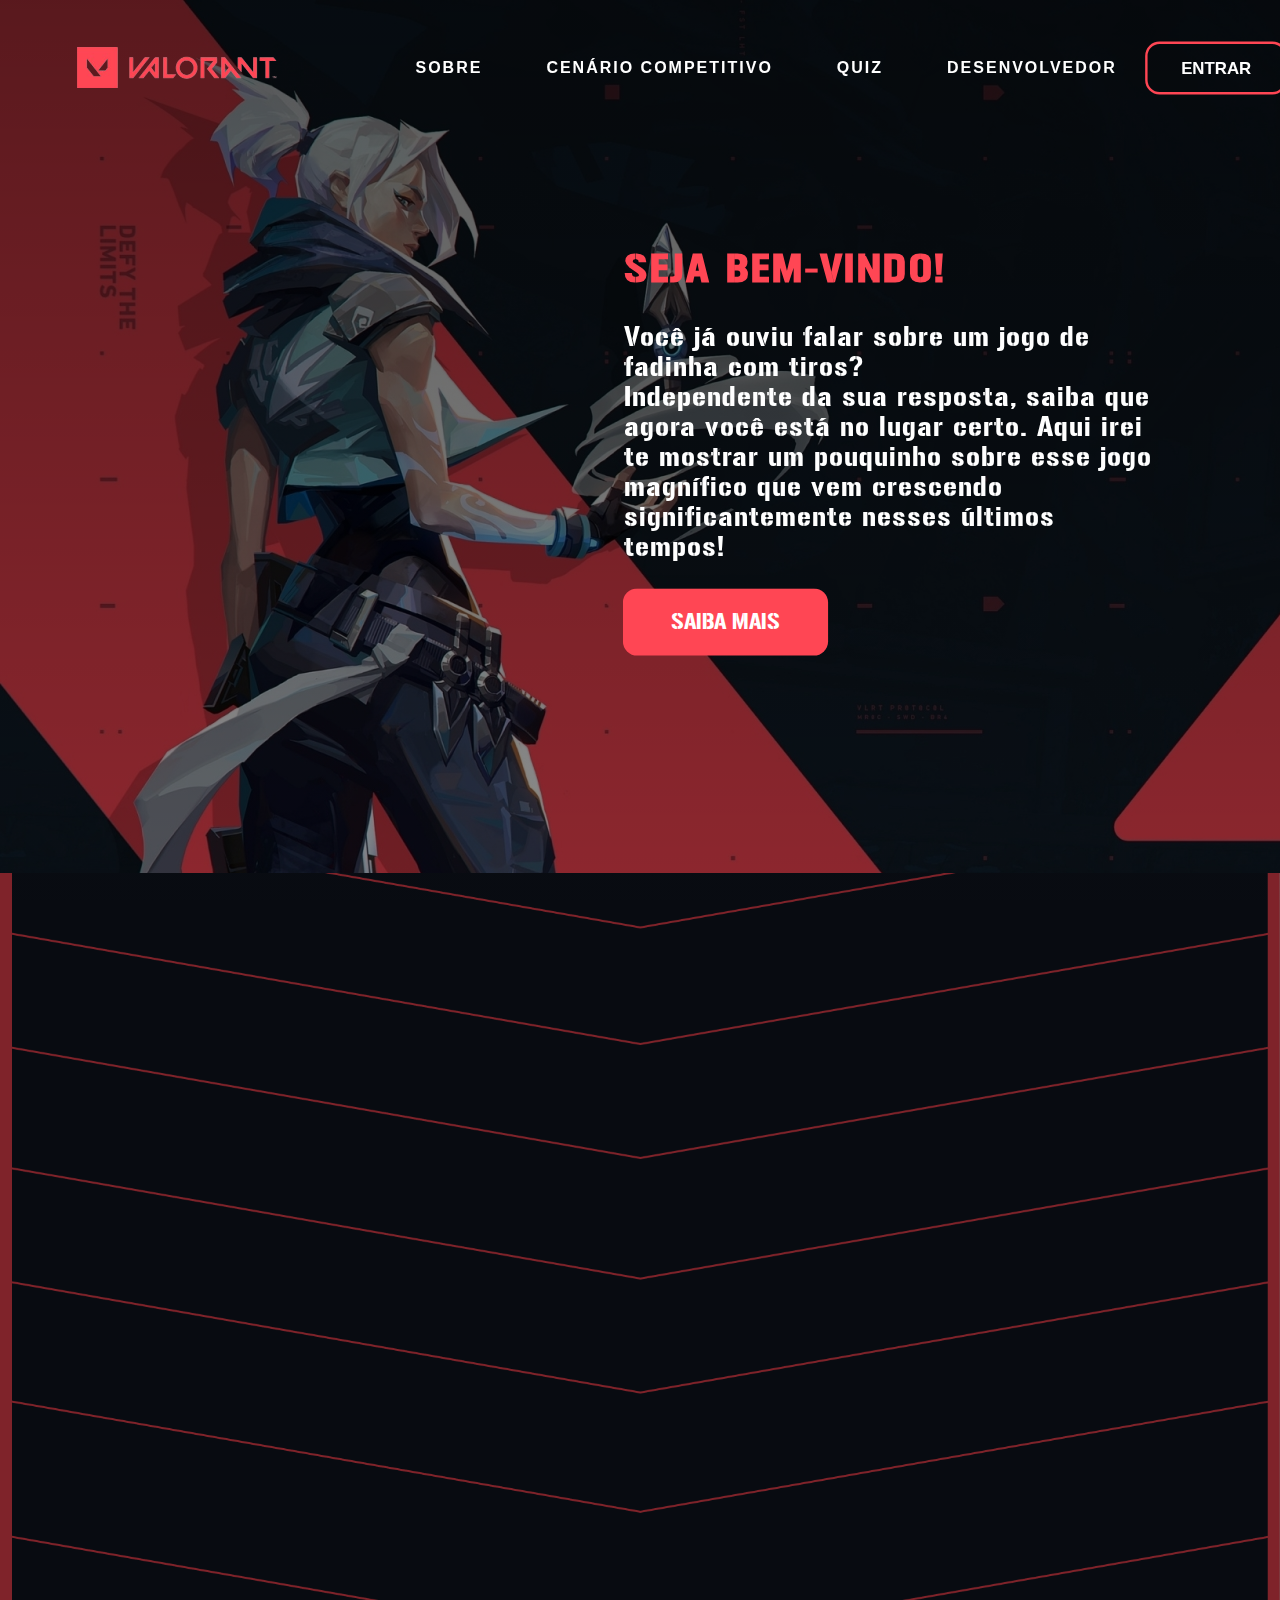
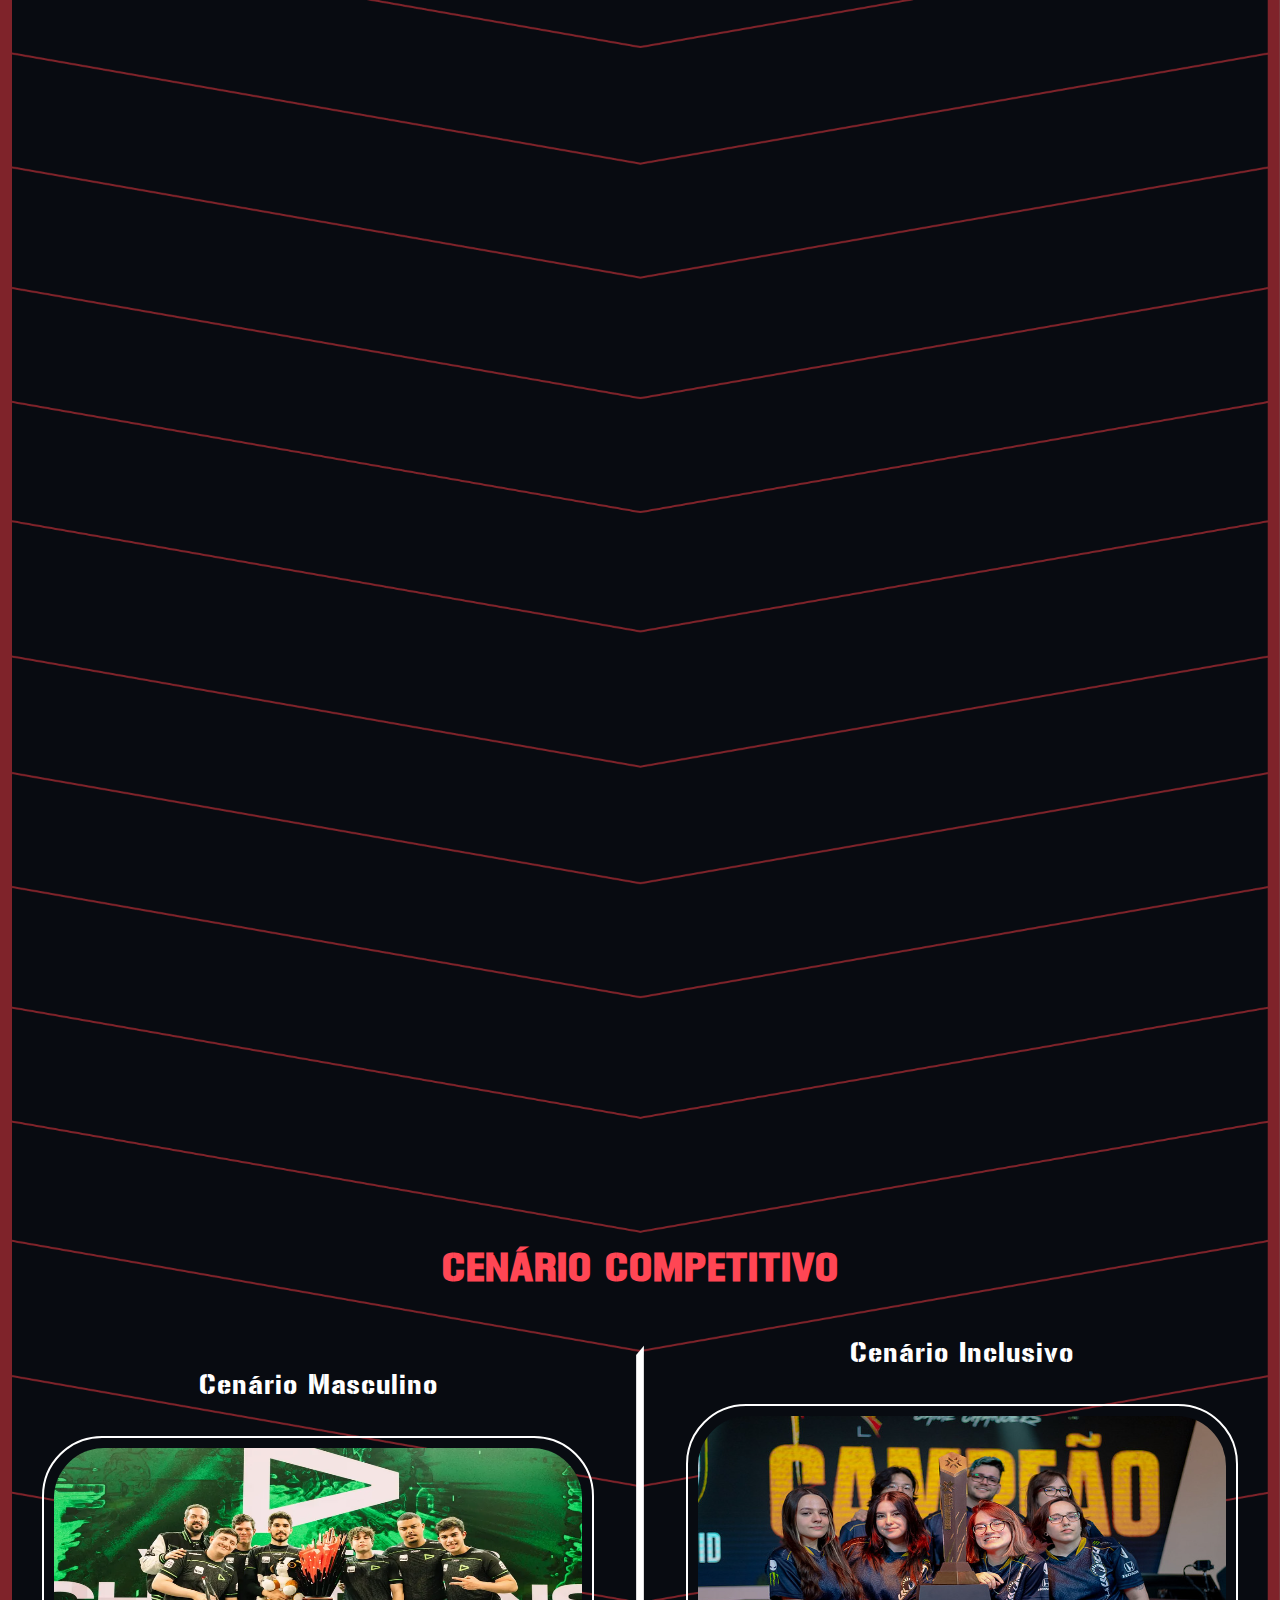
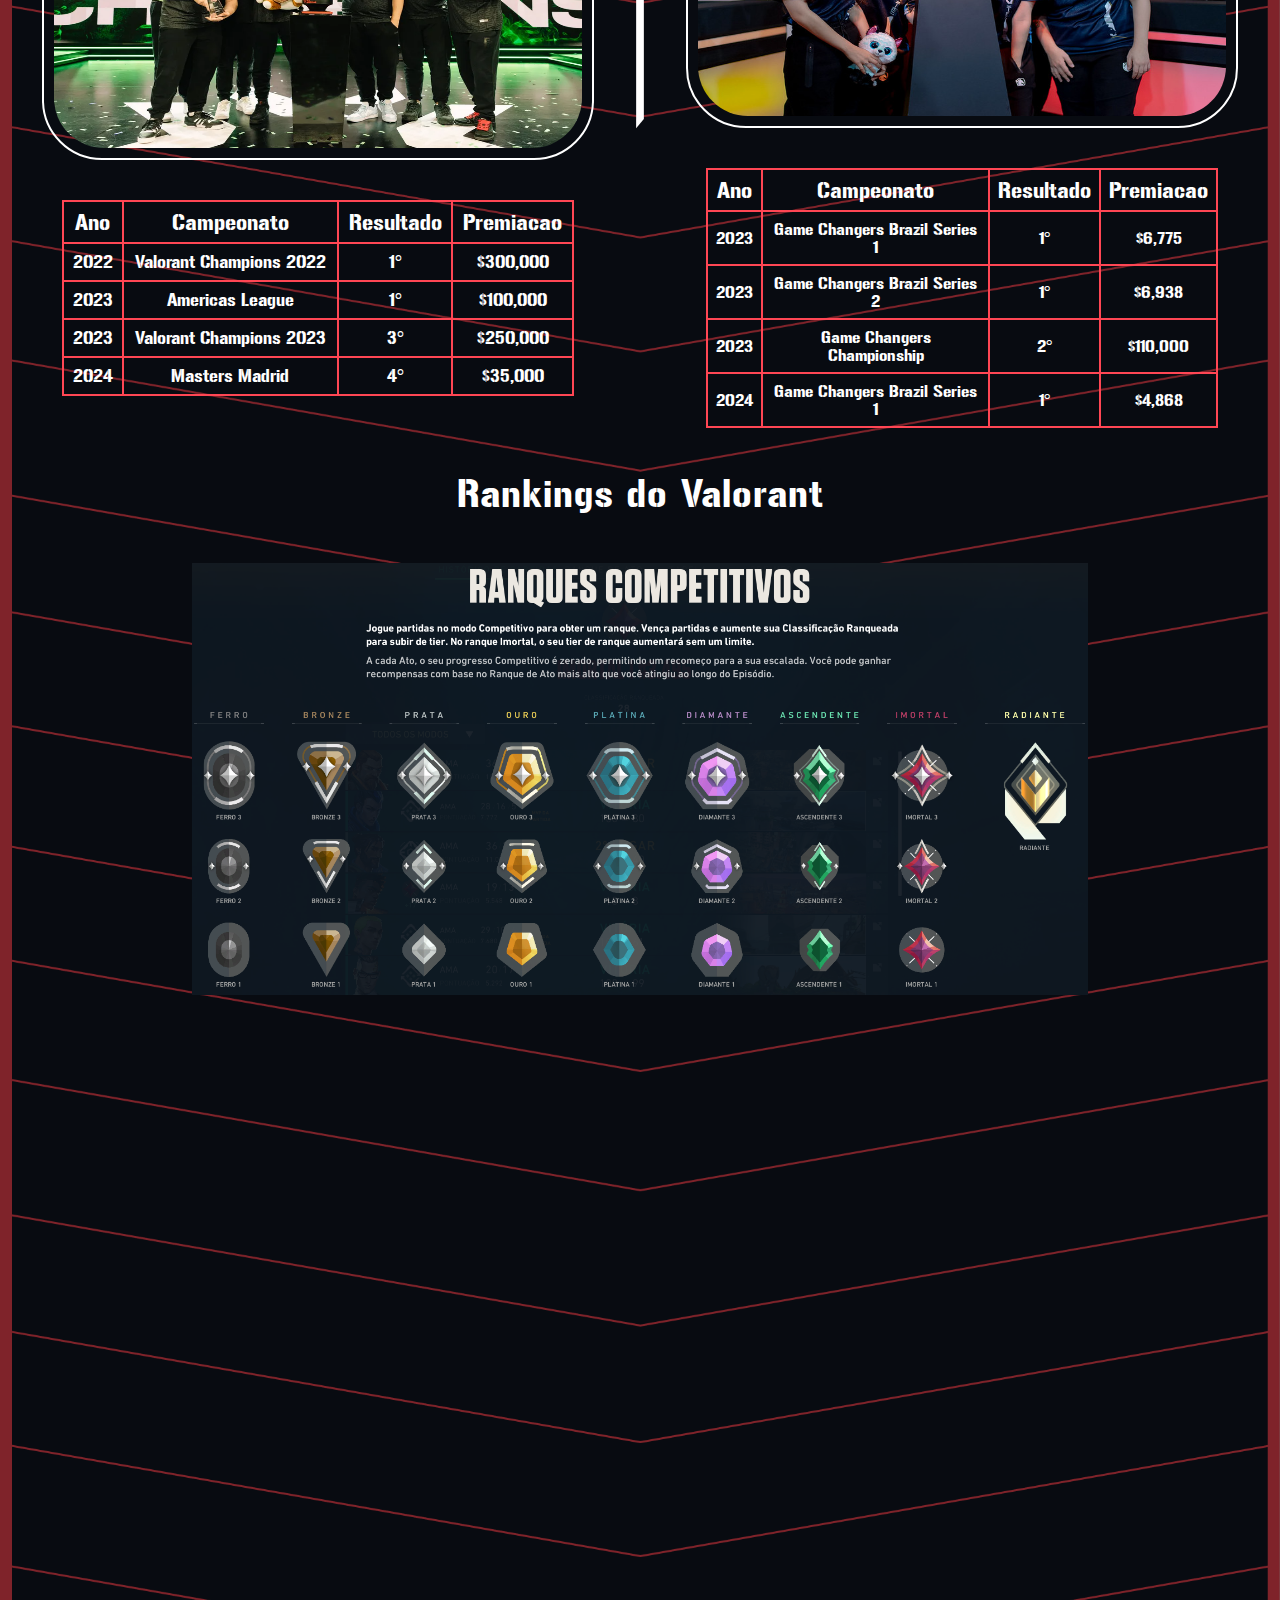
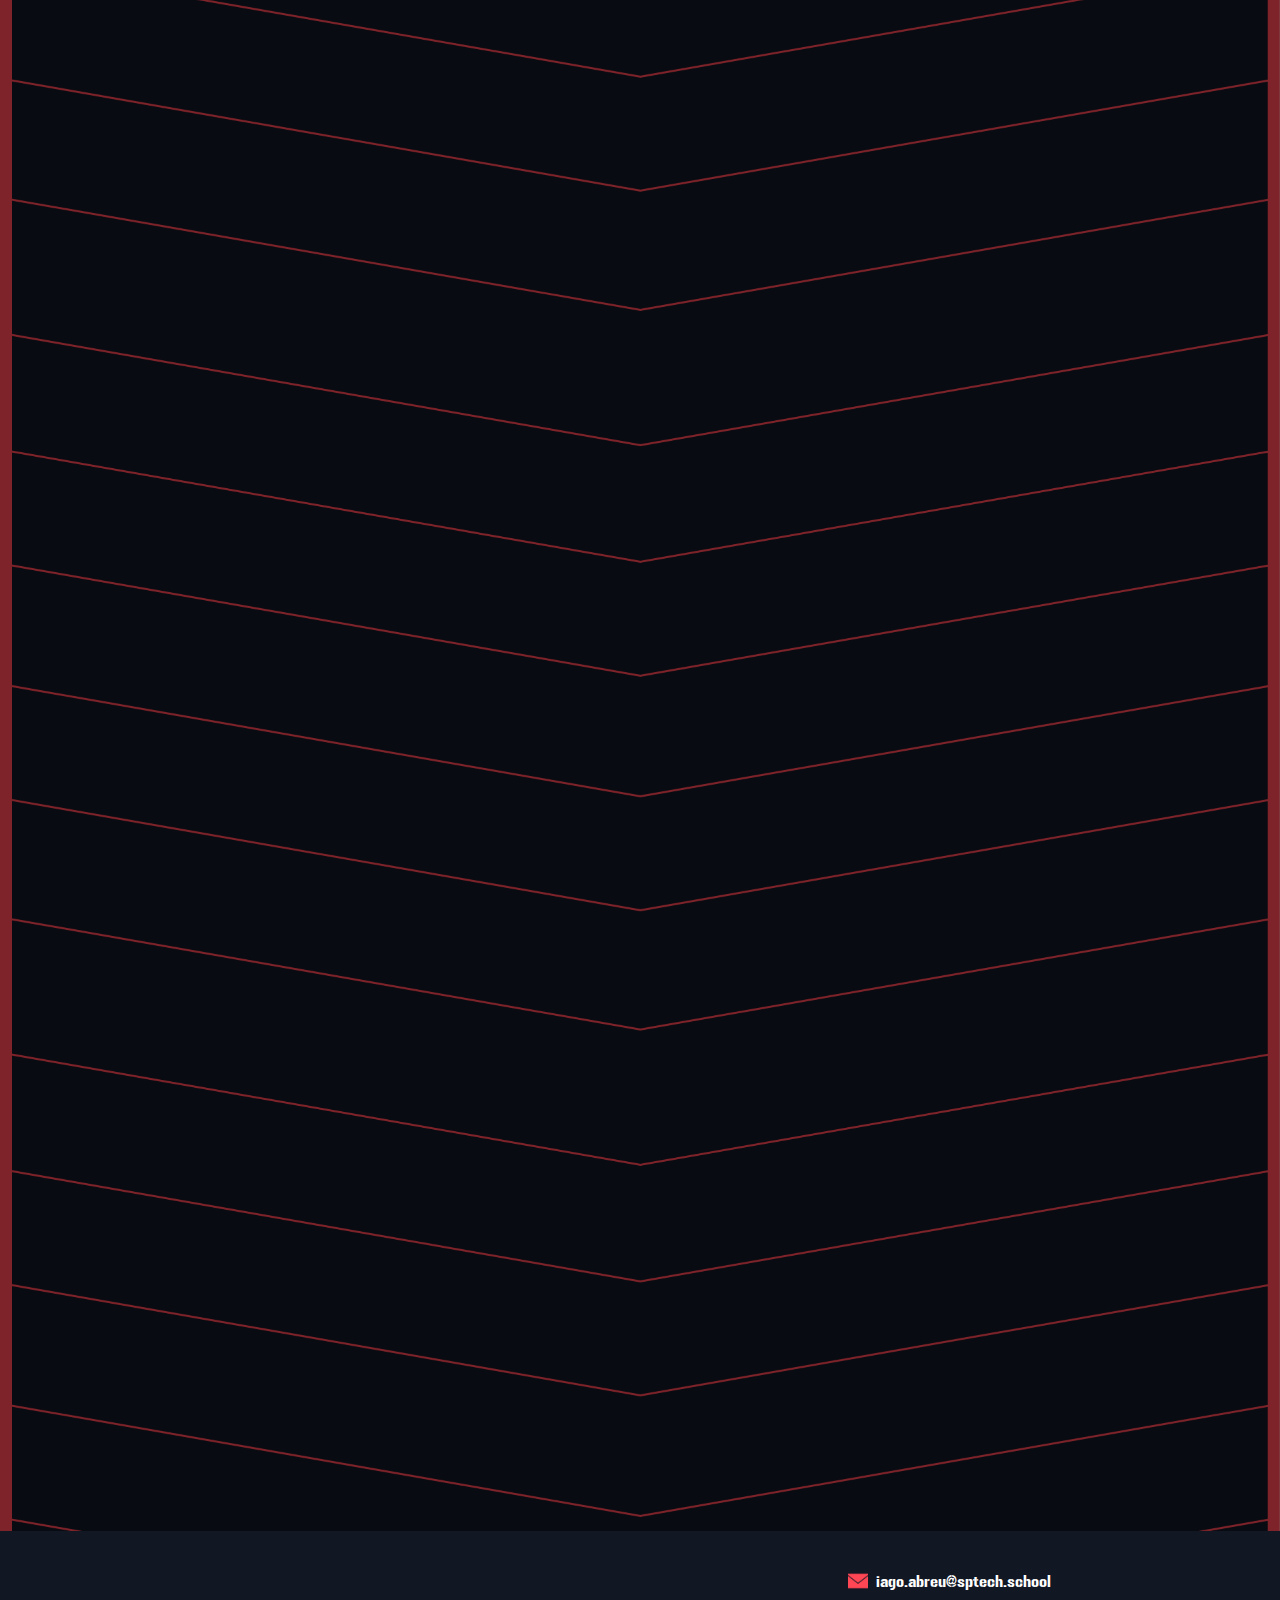
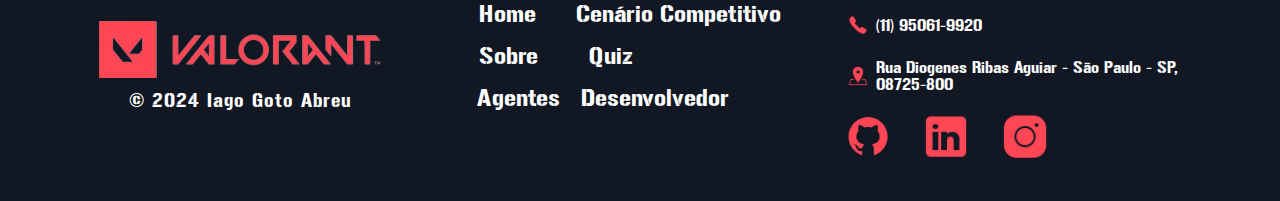
<file: public/index.html>
<!DOCTYPE html>
<html lang="pt-br">

<head>
    <meta charset="UTF-8">
    <meta name="viewport" content="width=device-width, initial-scale=1.0">
    <title>Valorant | Home</title>
    <link rel="icon" type="image/png" href="./assets/img/icon_logo.avif" />
    <link rel="stylesheet" href="https://unpkg.com/aos@next/dist/aos.css" />
    <link rel="stylesheet" href="./css/index.css">
</head>

<body>
    <header id="home">
        <nav class="nav" data-aos="fade-down" data-aos-duration="1500">
            <img src="./assets/img/logo.png" alt="Valorant Logo" onclick="home()">

            <div class="nav-lista">
                <ul>
                    <li><a href="#sobre">SOBRE</a></li>
                    <li><a href="#cenario">CENÁRIO COMPETITIVO</a></li>
                    <li><a href="#quiz">QUIZ</a></li>
                    <li><a href="#desenvolvedor">DESENVOLVEDOR </a></li>
                </ul>

                <a href="login.html" class="btn-entrar">ENTRAR</a>
            </div>
        </nav>
        <div class="container">
            <div class="coluna-1"></div>
            <div class="coluna-2" data-aos="fade-up" data-aos-duration="1800">
                <div>
                    <h1>SEJA BEM-VINDO!</h1>
                    <p>Você já ouviu falar sobre um jogo de fadinha com tiros?<br>Independente da sua resposta, saiba
                        que agora você está no lugar certo. Aqui irei te mostrar um pouquinho sobre esse jogo magnífico
                        que vem crescendo significantemente nesses últimos tempos!
                    </p>
                    <a href="#sobre">SAIBA MAIS</a>
                </div>
            </div>
        </div>
    </header>

    <main>

        <!--                                        SOBRE                                                -->

        <section id="sobre">
            <div class="coluna-1" data-aos="fade-right" data-aos-duration="2000">
                <div>
                    <h1>O QUE É VALORANT?</h1>
                    <p>
                        Valorant é um jogo de tiro tático em primeira pessoa desenvolvido pela Riot Games, lançado em
                        2020. Ele combina elementos de estratégia e habilidade com um elenco de agentes únicos, cada um
                        com habilidades especiais. No jogo, duas equipes de cinco jogadores competem para alcançar
                        objetivos específicos, como plantar ou desarmar uma bomba, em mapas detalhados e variados. A
                        jogabilidade exige coordenação em equipe, precisão e uso inteligente das habilidades dos
                        agentes.
                    </p>
                </div>
            </div>

            <div class="coluna-2" data-aos="fade-left" data-aos-duration="2000">
                <img src="./assets/img/oquee.png">
            </div>
        </section>

        <!--                                        AGENTES                                                 -->

        <section id="agentes">
            <div class="subTitulo" data-aos="fade-down" data-aos-duration="1300">
                <div class="coluna-1">
                    <h1>Agentes</h1>
                </div>
                <div class="coluna-2"></div>
            </div>

            <!-- 4 Agentes -->

            <div class="inicio">
                <div class="conteudo">
                    <div class="linha" data-aos="fade-up" data-aos-duration="1300">
                        <div class="agentes-container">
                            <img src="./assets/agentes/astra.png" alt="Astra">
                            <h2>Astra</h2>
                            <div class="icone">
                                <p><img src="./assets/agentes/controlador.png" alt="Controlador">Controlador</p>
                            </div>
                        </div>

                        <div class="agentes-container">
                            <img src="./assets/agentes/breach.png" alt="Breach">
                            <h2>Breach</h2>
                            <div class="icone">
                                <p><img src="./assets/agentes/iniciador.png" alt="Iniciador">Iniciador</p>
                            </div>
                        </div>

                        <div class="agentes-container">
                            <img src="./assets/agentes/brimstone.png" alt="Brimstone">
                            <h2>Brimstone</h2>
                            <div class="icone">
                                <p><img src="./assets/agentes/controlador.png" alt="Controlador">Controlador</p>
                            </div>
                        </div>

                        <div class="agentes-container">
                            <img src="./assets/agentes/chamber.png" alt="Chamber">
                            <h2>Chamber</h2>
                            <div class="icone">
                                <p><img src="./assets/agentes/sentinela.png" alt="Sentinela">Sentinela</p>
                            </div>
                        </div>
                    </div>
                </div>

                <!-- 4 Agentes -->

                <div class="conteudo2" id="conteudo2" style="display: none;">
                    <div class="linha">
                        <div class="agentes-container">
                            <img src="./assets/agentes/clove.png" alt="Clove">
                            <h2>Clove</h2>
                            <div class="icone">
                                <p><img src="./assets/agentes/controlador.png" alt="Controlador">Controlador</p>
                            </div>
                        </div>

                        <div class="agentes-container">
                            <img class="chopper" src="./assets/agentes/cypher.png" alt="Cypher">
                            <h2>Cypher</h2>
                            <div class="icone">
                                <p><img src="./assets/agentes/sentinela.png" alt="Sentinela">Sentinela</p>
                            </div>
                        </div>

                        <div class="agentes-container">
                            <img src="./assets/agentes/deadlock.png" alt="Deadlock">
                            <h2>DeadLock</h2>
                            <div class="icone">
                                <p><img src="./assets/agentes/sentinela.png" alt="Sentinela">Sentinela</p>
                            </div>
                        </div>

                        <div class="agentes-container">
                            <img src="./assets/agentes/fade.png" alt="Fade">
                            <h2>Fade</h2>
                            <div class="icone">
                                <p><img src="./assets/agentes/iniciador.png" alt="Iniciador">Iniciador</p>
                            </div>
                        </div>
                    </div>

                    <!-- 4 Agentes -->

                    <div class="linha">
                        <div class="agentes-container">
                            <img src="./assets/agentes/gekko.png" alt="Gekko">
                            <h2>Gekko</h2>
                            <div class="icone">
                                <p><img src="./assets/agentes/iniciador.png" alt="Iniciador">Iniciador</p>
                            </div>
                        </div>

                        <div class="agentes-container">
                            <img src="./assets/agentes/harbor.png" alt="Harbor">
                            <h2>Harbor</h2>
                            <div class="icone">
                                <p><img src="./assets/agentes/controlador.png" alt="Controlador">Controlador</p>
                            </div>
                        </div>

                        <div class="agentes-container">
                            <img src="./assets/agentes/iso.png" alt="Iso">
                            <h2>Iso</h2>
                            <div class="icone">
                                <p><img src="./assets/agentes/duelista.png" alt="Duelista">Duelista</p>
                            </div>
                        </div>

                        <div class="agentes-container">
                            <img src="./assets/agentes/jett.png" alt="Jett">
                            <h2>Jett</h2>
                            <div class="icone">
                                <p><img src="./assets/agentes/duelista.png" alt="Duelista">Duelista</p>
                            </div>
                        </div>
                    </div>

                    <!-- 4 Agentes -->

                    <div class="linha">
                        <div class="agentes-container">
                            <img src="./assets/agentes/keyo.png" alt="Keyo">
                            <h2>Keyo</h2>
                            <div class="icone">
                                <p><img src="./assets/agentes/iniciador.png" alt="Iniciador">Iniciador</p>
                            </div>
                        </div>

                        <div class="agentes-container">
                            <img src="./assets/agentes/killjoy.png" alt="Killjoy">
                            <h2>KillJoy</h2>
                            <div class="icone">
                                <p><img src="./assets/agentes/sentinela.png" alt="Sentinela">Sentinela</p>
                            </div>
                        </div>

                        <div class="agentes-container">
                            <img src="./assets/agentes/neon.png" alt="Neon">
                            <h2>Neon</h2>
                            <div class="icone">
                                <p><img src="./assets/agentes/duelista.png" alt="Duelista">Duelista</p>
                            </div>
                        </div>

                        <div class="agentes-container">
                            <img src="./assets/agentes/omen.png" alt="Omen">
                            <h2>Omen</h2>
                            <div class="icone">
                                <p><img src="./assets/agentes/controlador.png" alt="Controlador">Controlador</p>
                            </div>
                        </div>
                    </div>

                    <!-- 4 Agentes -->

                    <div class="linha">
                        <div class="agentes-container">
                            <img src="./assets/agentes/phoenix.png" alt="Phoenix">
                            <h2>Phoenix</h2>
                            <div class="icone">
                                <p><img src="./assets/agentes/duelista.png" alt="Duelista">Duelista</p>
                            </div>
                        </div>

                        <div class="agentes-container">
                            <img src="./assets/agentes/raze.png" alt="Raze">
                            <h2>Raze</h2>
                            <div class="icone">
                                <p><img src="./assets/agentes/duelista.png" alt="Duelista">Duelista</p>
                            </div>
                        </div>

                        <div class="agentes-container">
                            <img src="./assets/agentes/reyna.png" alt="Reyna">
                            <h2>Reyna</h2>
                            <div class="icone">
                                <p><img src="./assets/agentes/duelista.png" alt="Duelista">Duelista</p>
                            </div>
                        </div>

                        <div class="agentes-container">
                            <img src="./assets/agentes/sage.png" alt="Sage">
                            <h2>Sage</h2>
                            <div class="icone">
                                <p><img src="./assets/agentes/sentinela.png" alt="Sentinela">Sentinela</p>
                            </div>
                        </div>
                    </div>

                    <!-- 4 Agentes -->

                    <div class="linha">
                        <div class="agentes-container">
                            <img src="./assets/agentes/skye.png" alt="skye">
                            <h2>Skye</h2>
                            <div class="icone">
                                <p><img src="./assets/agentes/iniciador.png" alt="Iniciador">Iniciador</p>
                            </div>
                        </div>

                        <div class="agentes-container">
                            <img src="./assets/agentes/sova.png" alt="Sova">
                            <h2>Sova</h2>
                            <div class="icone">
                                <p><img src="./assets/agentes/iniciador.png" alt="Iniciador">Iniciador</p>
                            </div>
                        </div>

                        <div class="agentes-container">
                            <img src="./assets/agentes/viper.png" alt="Viper">
                            <h2>Viper</h2>
                            <div class="icone">
                                <p><img src="./assets/agentes/controlador.png" alt="Controlador">Controlador</p>
                            </div>
                        </div>

                        <div class="agentes-container">
                            <img src="./assets/agentes/yoru.png" alt="Yoru">
                            <h2>Yoru</h2>
                            <div class="icone">
                                <p><img src="./assets/agentes/duelista.png" alt="Duelista">Duelista</p>
                            </div>
                        </div>
                    </div>
                </div>
                <div id="button_down" onclick="mostrarMais()" data-aos="fade-right" data-aos-duration="1800">
                    <img id="button_mudar" src="./assets/img/seta_baixo.png" alt="seta-baixo">
                    <span id="texto">Expandir</span>
                    <img id="button_mudar" src="./assets/img/seta_baixo.png" alt="seta-baixo">
                </div>
            </div>

        </section>

        <!--                                          MAPAS                                                      -->

        <section id="mapas">
            <div class="subTitulo" data-aos="fade-down" data-aos-duration="1300">
                <div class="coluna-1">
                    <h1>Mapas</h1>
                </div>
                <div class="coluna-2"></div>
            </div>

            <div class="linha" data-aos="fade-up" data-aos-duration="1800">
                <div class="mapas-container">
                    <button onclick="back()">
                        <img src="./assets/img/seta_left.png" alt="left-1">
                    </button>
                    <div class="mapas-carousel">
                        <img src="" alt="" id="img">
                    </div>
                    <button onclick="next()">
                        <img src="./assets/img/seta_right.png" alt="right-2">
                    </button>
                </div>
            </div>
        </section>

        <!--                                    CENÁRIO COMPETITIVO                                              -->

        <section id="cenario">
            <h1>CENÁRIO COMPETITIVO</h1>

            <div class="container">
                <div class="coluna-1">
                    <h2>Cenário Masculino</h2>
                    <div class="img-container">
                        <img src="./assets/img/masculino.png">
                    </div>
                    <br>
                    <br>
                    <table class="tabela">
                        <thead>
                            <tr>
                                <th>Ano</th>
                                <th>Campeonato</th>
                                <th>Resultado</th>
                                <th>Premiacao</th>
                            </tr>
                        </thead>
                        <tbody>
                            <tr>
                                <td>2022</td>
                                <td>Valorant Champions 2022</td>
                                <td>1°</td>
                                <td>$300,000</td>
                            </tr>
                            <tr>
                                <td>2023</td>
                                <td>Americas League</td>
                                <td>1°</td>
                                <td>$100,000</td>
                            </tr>
                            <tr>
                                <td>2023</td>
                                <td>Valorant Champions 2023</td>
                                <td>3°</td>
                                <td>$250,000</td>
                            </tr>
                            <tr>
                                <td>2024</td>
                                <td>Masters Madrid</td>
                                <td>4°</td>
                                <td>$35,000</td>
                            </tr>
                        </tbody>
                    </table>
                </div>

                <div class="coluna-2"></div>

                <div class="coluna-3">
                    <h2>Cenário Inclusivo</h2>
                    <div class="img-container">
                        <img src="./assets/img/inclusivo.png">
                    </div>
                    <br>
                    <br>
                    <table class="tabela">
                        <thead>
                            <tr>
                                <th>Ano</th>
                                <th>Campeonato</th>
                                <th>Resultado</th>
                                <th>Premiacao</th>
                            </tr>
                        </thead>
                        <tbody>
                            <tr>
                                <td>2023</td>
                                <td>Game Changers Brazil Series 1</td>
                                <td>1°</td>
                                <td>$6,775</td>
                            </tr>
                            <tr>
                                <td>2023</td>
                                <td>Game Changers Brazil Series 2</td>
                                <td>1°</td>
                                <td>$6,938</td>
                            </tr>
                            <tr>
                                <td>2023</td>
                                <td>Game Changers Championship</td>
                                <td>2°</td>
                                <td>$110,000</td>
                            </tr>
                            <tr>
                                <td>2024</td>
                                <td>Game Changers Brazil Series 1</td>
                                <td>1°</td>
                                <td>$4,868</td>
                            </tr>
                        </tbody>
                    </table>
                </div>
                </div>
            </div>

            <div class="rankings">
                <h1>Rankings do Valorant</h1>
                <img src="../public/assets/img/ranques.png" alt="ranques">
            </div>
        </section>

        <!--                                    QUIZ                                              -->

        <section id="quiz">
            <div class="title">
                <h1 data-aos="fade-down" data-aos-duration="1300">JOGO - QUIZ</h1>
            </div>
            <div class="quiz">
                <a href="cadastro.html" data-aos="fade-up" data-aos-duration="1300">
                    <div class="container">
                        <div class="coluna-1">
                            <img src="./assets/img/logo.png" alt="logo">
                            <img src="./assets/img/quiz.png" alt="quiz">
                        </div>

                        <div class="coluna-2">
                            <p>
                                Teste seus conhecimentos em Valorant e mostre que você é um verdadeiro Radiante!
                                Descubra se você tem o que é preciso para ser o melhor! Nosso quiz exclusivo desafia seu
                                conhecimento sobre todos os aspectos do jogo, desde a gameplay até o cenário
                                competitivo. É uma oportunidade perfeita para testar suas habilidades, aprender
                                curiosidades novas e se divertir. Não perca tempo! Cadastre-se agora, aceite o desafio e
                                prove que você é um verdadeiro guerreiro de Valorant!
                            </p>
                            <h2><span> >> </span> CRIE UMA CONTA PARA JOGAR <span>
                                    << </span>
                            </h2>
                        </div>
                    </div>
                </a>
            </div>
        </section>

        <!--                                    DESENVOLVEDOR                                           -->

        <section id="desenvolvedor">
            <div class="linha-1">
                <div class="coluna-1">
                    <h1 data-aos="fade-right" data-aos-duration="1300">Desenvolvedor</h1>
                </div>
                <div class="coluna-2"></div>
            </div>

            <div class="linha-2">
                <div class="coluna-1" data-aos="fade-right" data-aos-duration="1300">
                    <img src="./assets/img/eu.jpg" alt="Foto do desenvolvedor">
                </div>

                <div class="coluna-2" data-aos="fade-right" data-aos-duration="1300">
                    <div class="container">
                        <h2>Sobre mim</h2>
                        <p>Olá, me chamo Iago Goto Abreu, tenho 20 anos e atualmente estou cursando Análise e
                            Desenvolvimento de Sistemas pela SPTech (São Paulo Tech School). Gosto muito de me divertir
                            jogando Valorant entre outros jogos com meus amigos durante meu tempo livre.</p>
                    </div>
                </div>
            </div>

            <div class="linha-3">
                <div class="coluna-1">
                    <h2 data-aos="fade-right" data-aos-duration="1300">Por que um projeto sobre Valorant?</h2>
                </div>
                <div class="coluna-2"></div>
            </div>

            <div class="linha-4">
                <div class="coluna-1" data-aos="fade-right" data-aos-duration="1300">
                    <img src="./assets/img/totale.png" alt="Time Totale">
                </div>

                <div class="coluna-2" data-aos="fade-right" data-aos-duration="1300">
                    <div class="container">
                        <p>Comecei a jogar Valorant com meus amigos lá em 2020, quando o jogo ainda estava no beta. No
                            início, era só por diversão, sabe? Nunca imaginei que me tornaria um pro player. Mas, com o
                            passar do tempo, fui melhorando cada vez mais. Em novembro de 2021, fiquei entre os 138
                            melhores jogadores da América do Sul. <br> Continuei jogando, mas foi só em julho de 2022
                            que surgiu a oportunidade de entrar para uma organização chamada Totale. Eu e mais quatro
                            amigos decidimos nos juntar e embarcar nessa aventura juntos. Para realizar nossos sonhos de
                            um dia nos tornarmos pro players.</p>
                    </div>
                    <img src="../public/assets/img/ranking.png" alt="rankings">
                </div>
            </div>
        </section>
    </main>

    <!--                                    FOOTER                                           -->

    <footer id="footer">
        <div class="coluna-1">
            <img src="./assets/img/logo.png">
            <h5>© 2024 Iago Goto Abreu</h5>
        </div>

        <div class="coluna-2">
            <div>
                <a href="#home">Home</a>
                <a href="#sobre">Sobre</a>
                <a href="#agentes">Agentes</a>
            </div>

            <div>
                <a href="#cenario">Cenário Competitivo</a>
                <a href="#quiz">Quiz</a>
                <a href="#desenvolvedor">Desenvolvedor</a>
            </div>
        </div>

        <div class="coluna-3">
            <div>
                <div class="contato">
                    <div>
                        <img class="email" src="./assets/img/email.png">
                        <h5><a href="mailto:iago.abreu@sptech.school">iago.abreu@sptech.school</a></h5>
                    </div>

                    <div>
                        <img class="telefone" src="./assets/img/telefone.png">
                        <h5>(11) 95061-9920</h5>
                    </div>

                    <div>
                        <img class="endereco" src="./assets/img/endereco.png">
                        <h5>Rua Diogenes Ribas Aguiar - São Paulo - SP, 08725-800</h5>
                    </div>
                </div>

                <div class="redes">
                    <a href="https://github.com/IagoGotoAbreu">
                        <img src="./assets/img/github.png" alt="GitHub">
                    </a>
                    <a href="https://www.linkedin.com/in/iago2004/">
                        <img src="./assets/img/linkedin.png" alt="LinkedIn">
                    </a>
                    <a href="https://www.instagram.com/iago.goto">
                        <img src="./assets/img/instagram.png" alt="Instagram">
                    </a>
                </div>
            </div>
        </div>
    </footer>
</body>

</html>

<script src="https://unpkg.com/aos@next/dist/aos.js"></script>
<script src="./js/index.js"></script>
</file>
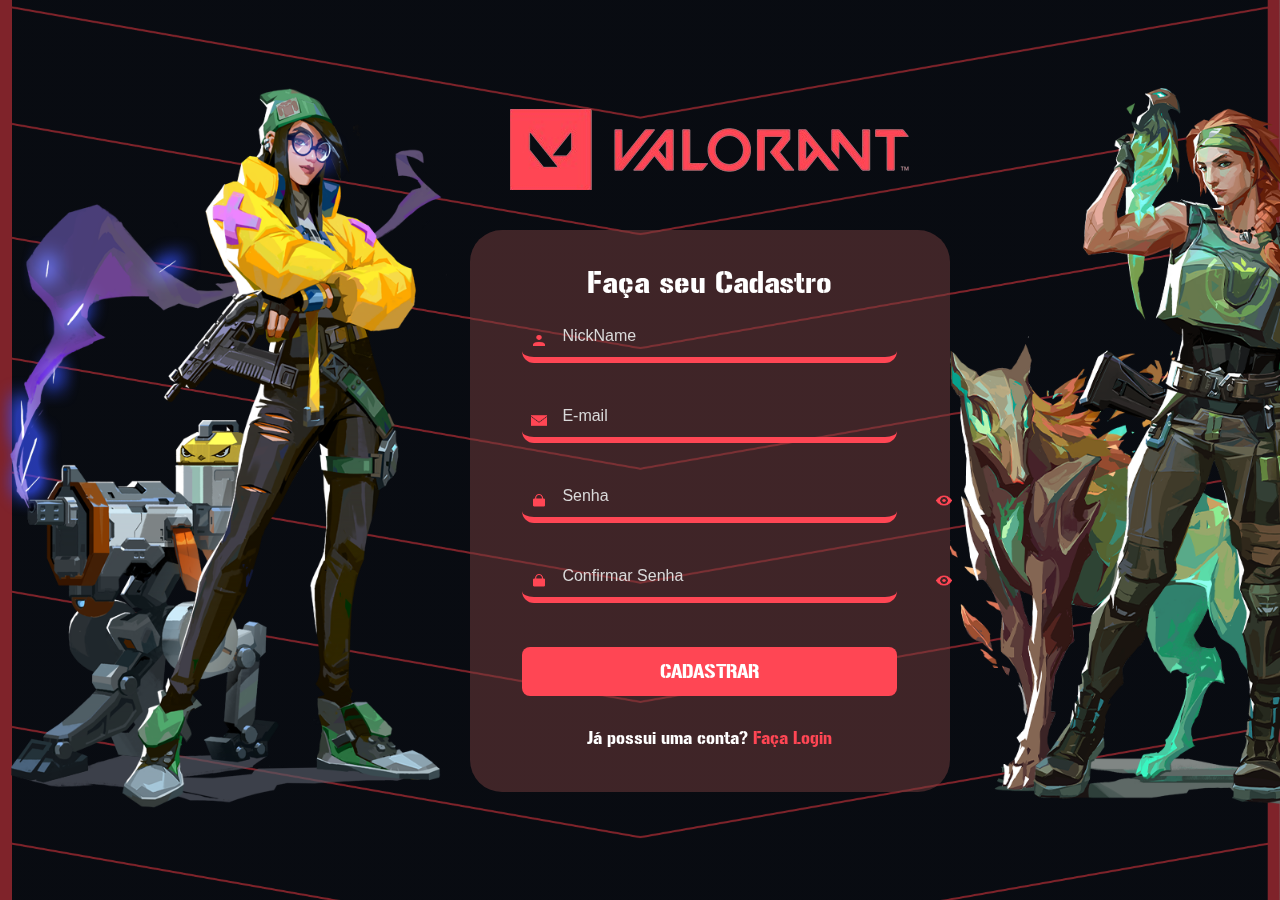
<file: public/cadastro.html>
<!DOCTYPE html>
<html lang="pt-br">

<head>
    <meta charset="UTF-8">
    <meta name="viewport" content="width=device-width, initial-scale=1.0">
    <title>Valorant | Cadastro</title>
    <link rel="icon" type="image/png" href="./assets/img/icon_logo.avif" />
    <link rel="stylesheet" href="https://unpkg.com/aos@next/dist/aos.css" />
    <link rel="stylesheet" href="./css/cadastro.css">
</head>

<body>
    <div class="container">
        <div class="coluna-1" data-aos="fade-right" data-aos-duration="1800">
            <img src="./assets/agentes/killjoy.png" alt="killjoy">
        </div>
        <div class="coluna-titulo">
            <div class="titulo" data-aos="fade-down" data-aos-duration="1800">
                <img src="./assets/img/logo.png" alt="Valorant Logo" onclick="home()">
            </div>
            <div id="coluna-2" data-aos="fade-up" data-aos-duration="1800">
                <span>Faça seu Cadastro</span>
                <div class="form">
                    <div class="input-container">
                        <img src="./assets/img/usuario.png" alt="icon-user">
                        <input type="text" id="input_nickname" class="input" placeholder="NickName">
                        <div id="validacao_nickname"></div>
                    </div>
                    <div class="input-container">
                        <img src="./assets/img/email.png" alt="icon-email">
                        <input type="text" id="input_email" class="input" placeholder="E-mail">
                        <div id="validacao_email"></div>
                    </div>
                    <div class="input-container">
                        <img src="./assets/img/cadeado.png" alt="icon-cadeado">
                        <div id="button_fechar" onclick="fechar()" >
                            <img id="img_fechar" src="./assets/img/olho-aberto.png">
                        </div>
                        <input type="password" id="ipt_senha" class="input" placeholder="Senha">
                        <div id="validacao_senha"></div>
                    </div>
                    <div class="input-container">
                        <img src="./assets/img/cadeado.png" alt="icon-cadeado">
                        <div id="button_ocultar" onclick="ocultar()" >
                            <img id="img_ocultar" src="./assets/img/olho-aberto.png">
                        </div>
                        <input type="password" id="input_senha" class="input" placeholder="Confirmar Senha">
                        <div id="validacao_confirmar_senha"></div>
                    </div>

                    <button id="btn-cadastrar" onclick="validar()">CADASTRAR</button>
                    <p class="nova-conta">Já possui uma conta? 
                      <a href="login.html">Faça Login</a>
                    </p>
                </div>
            </div>
        </div>
        <div class="coluna-3" data-aos="fade-left" data-aos-duration="1800">
            <img src="./assets/agentes/skye.png" alt="syke">
        </div>
    </div>
</body>

</html>
<script src="https://unpkg.com/aos@next/dist/aos.js"></script>
<script src="./js/cadastro.js"></script>
</file>
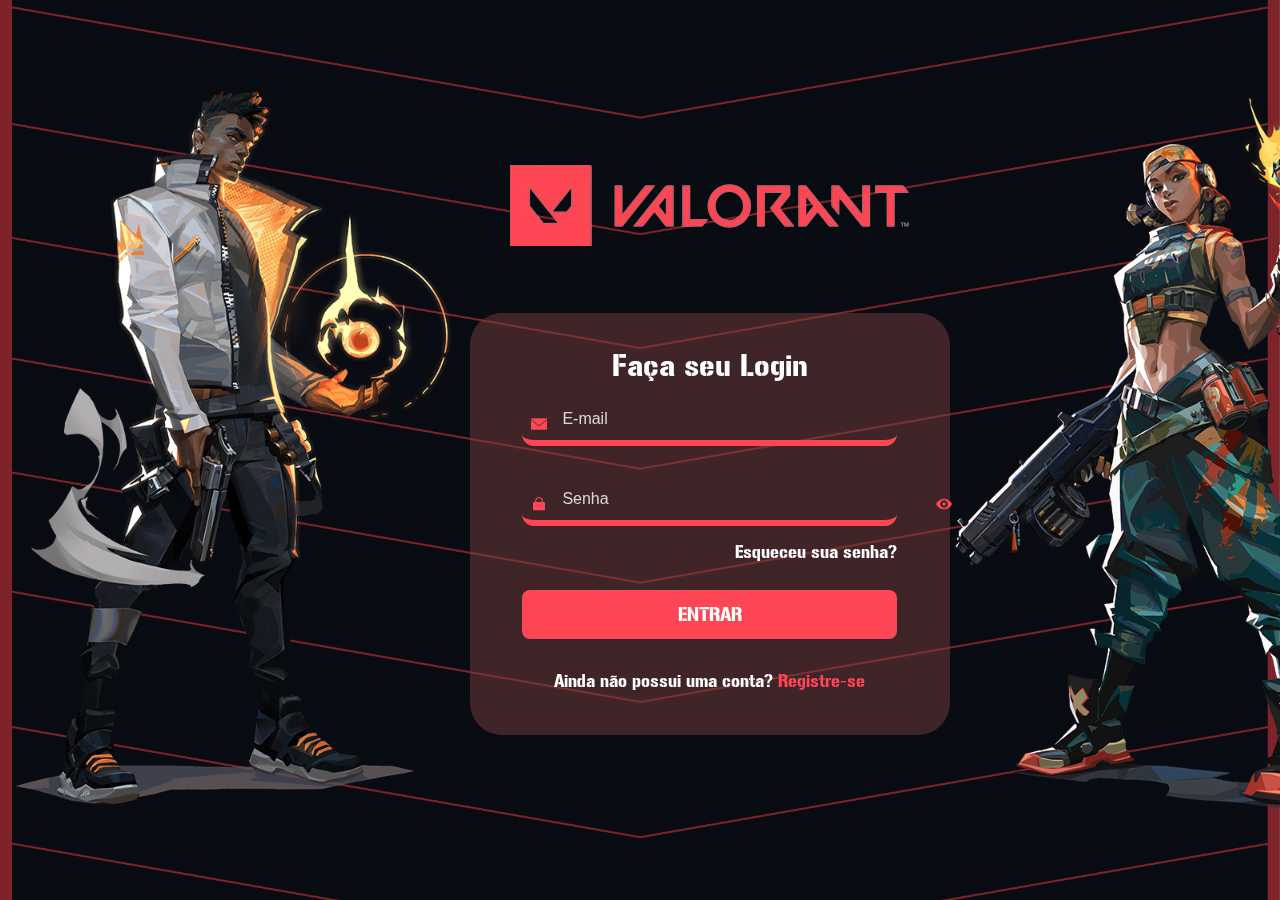
<file: public/login.html>
<!DOCTYPE html>
<html lang="pt-br">

<head>
    <meta charset="UTF-8">
    <meta name="viewport" content="width=device-width, initial-scale=1.0">
    <title>Valorant | Login</title>
    <link rel="icon" type="image/png" href="./assets/img/icon_logo.avif" />
    <link rel="stylesheet" href="https://unpkg.com/aos@next/dist/aos.css" />
    <link rel="stylesheet" href="./css/login.css">
</head>

<body>
    <div class="container">
        <div class="coluna-1" data-aos="fade-right" data-aos-duration="1800">
            <img src="./assets/agentes/phoenix.png" alt="phoenix">
        </div>
        <div class="coluna-titulo">
            <div class="titulo" data-aos="fade-down" data-aos-duration="1800">
                <img src="./assets/img/logo.png" alt="Valorant Logo" onclick="home()">
            </div>
            <div id="coluna-2" data-aos="fade-up" data-aos-duration="1800">
                <span>Faça seu Login</span>
                <div class="form">
                    <div class="input-container">
                        <img src="./assets/img/email.png" alt="icon-email">
                        <input type="text" id="input_email" class="input" placeholder="E-mail">
                    </div>
                    <div class="input-container">
                        <img src="./assets/img/cadeado.png" alt="icon-cadeado">
                        <div id="button_ocultar" onclick="ocultar()" >
                            <img id="img_ocultar" src="./assets/img/olho-aberto.png">
                        </div>
                        <input type="password" id="input_senha" class="input" placeholder="Senha">
                        <div id="nExiste"></div>
                    </div>
                    <a class="esqueceu">Esqueceu sua senha?</a>
                    <button id="btn-entrar" onclick="validar()">ENTRAR</button>
                    <p class="nova-conta">Ainda não possui uma conta? 
                        <a href="cadastro.html">Registre-se</a></p>
                </div>
            </div>
        </div>
        <div class="coluna-3" data-aos="fade-left" data-aos-duration="1800">
            <img src="./assets/agentes/raze.png" alt="raze">
        </div>
    </div>
</body>

</html>
<script src="https://unpkg.com/aos@next/dist/aos.js"></script>
<script src="./js/login.js"></script>
</file>
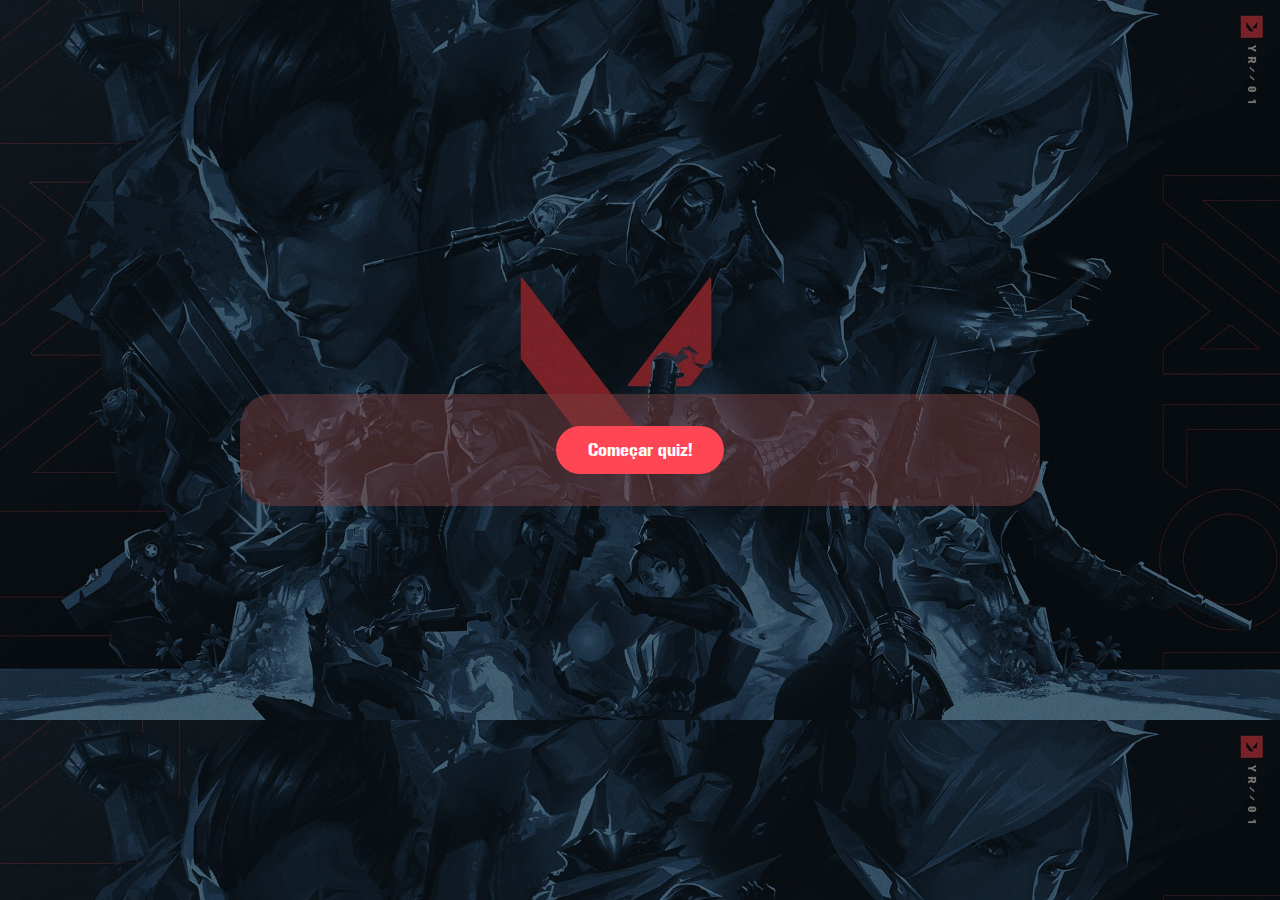
<file: public/quiz.html>
<!DOCTYPE html>
<html lang="pt-br">

<head>
    <meta charset="UTF-8">
    <meta name="viewport" content="width=device-width, initial-scale=1.0">
    <link rel="stylesheet" href="./css/quiz.css">
    <link rel="icon" href="./assets/img/icon_logo.avif" type="icon">
    <link rel="stylesheet" href="https://unpkg.com/aos@next/dist/aos.css">
    <title>Valorant | Quiz</title>
</head>

<body>
        <div class="container">
            <div class="questions_container hide">
                <span class="question">pergunta aqui?</span>
                <div class="answers_container">
                    <button class="answers button">respostas1</button>
                    <button class="answers button">respostas2</button>
                    <button class="answers button">respostas3</button>
                    <button class="answers button">respostas4</button>
                </div>
            </div>
            <div class="controls_container">
                <button class="start_quiz button" onclick="iniciar_cronometro()"> Começar quiz!</button>
                <button class="next_question button hide"> Próxima pergunta!</button>
            </div>
        </div>
</body>

</html>
<script src="./js/quiz.js" async></script>
</file>
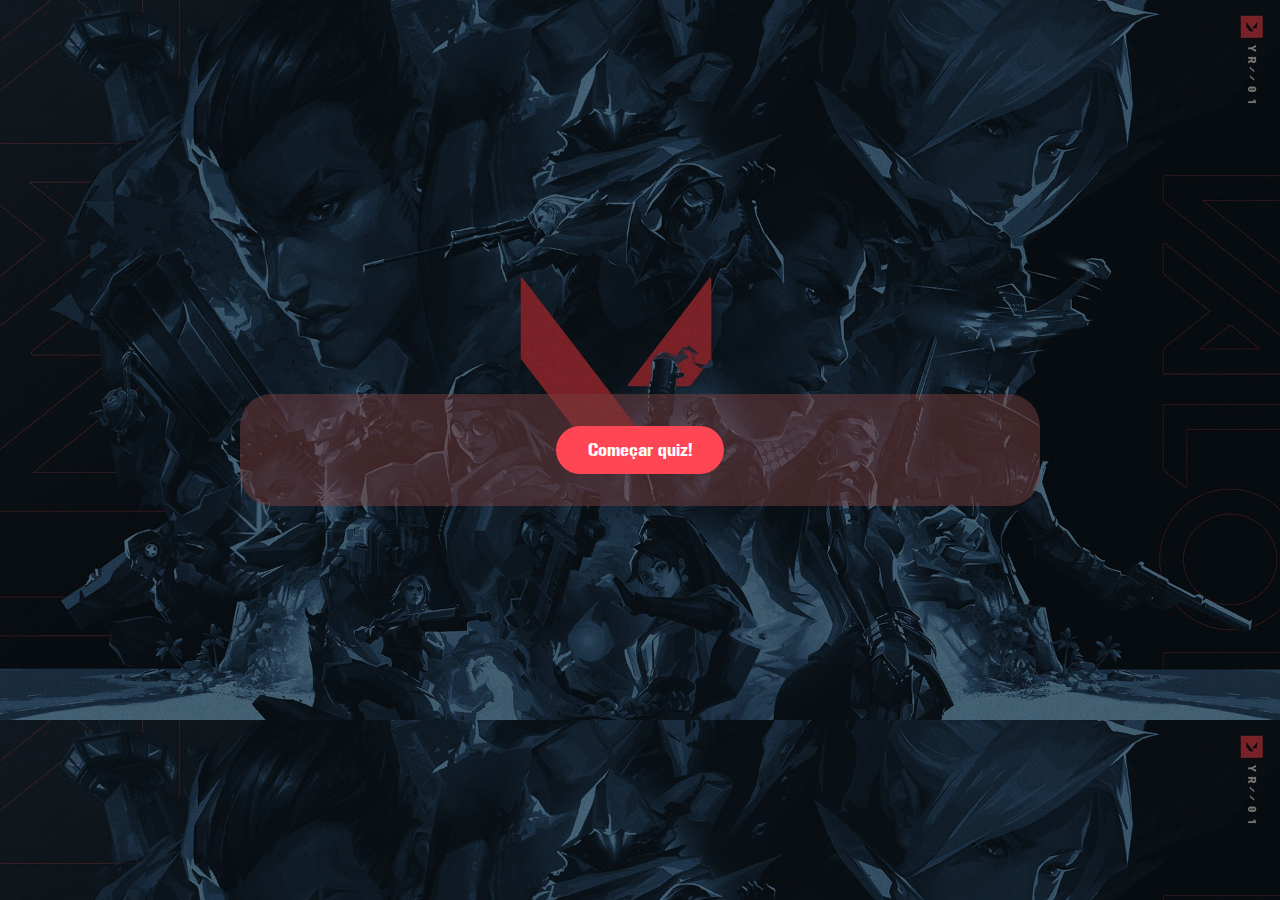
<file: public/dashboard/quiz.html>
<!DOCTYPE html>
<html lang="pt-br">

<head>
    <meta charset="UTF-8">
    <meta name="viewport" content="width=device-width, initial-scale=1.0">
    <link rel="stylesheet" href="../css/quiz.css">
    <link rel="icon" href="../assets/img/icon_logo.avif" type="icon">
    <link rel="stylesheet" href="https://unpkg.com/aos@next/dist/aos.css">
    <title>Valorant | Quiz</title>
</head>

<body>
        <div class="container">
            <div class="questions_container hide">
                <span class="question">pergunta aqui?</span>
                <div class="answers_container">
                    <button class="answers button">respostas1</button>
                    <button class="answers button">respostas2</button>
                    <button class="answers button">respostas3</button>
                    <button class="answers button">respostas4</button>
                </div>
            </div>
            <div class="controls_container">
                <button class="start_quiz button" onclick="iniciar_cronometro()"> Começar quiz!</button>
                <button class="next_question button hide"> Próxima pergunta!</button>
            </div>
        </div>
</body>

</html>
<script src="../js/quiz.js" async></script>
</file>
<file: public/css/index.css>
@font-face {
  font-family: 'Gunplay RG';
  src: url('../assets/font/gunplay\ rg.otf') format('opentype');
}

* {
  margin: 0;
  padding: 0;
}

:root {
  --first-color: #FF4654;
  --second-color: #111723;
  --third-color: #793f3f7d;
}

html,
body {
  font-family: 'Gunplay RG', sans-serif;
  scroll-behavior: smooth;
  color: #ffffff;
  height: 100%;
  background: linear-gradient(rgba(0, 0, 0, 0.5), rgba(0, 0, 0, 0.5)), url("../assets/img/fundo.png");
  background-position: center;
  background-repeat: repeat;
  background-size: 100%;
}

body::-webkit-scrollbar {
  width: 0.5vw;
}

body::-webkit-scrollbar-track {
  background: var(--second-color);
}

body::-webkit-scrollbar-thumb {
  background-color: var(--first-color);
  border-radius: 2vw;
}

a {
  all: unset;
  /*Para não deixar como se fosse um link*/
  cursor: pointer;
}

a,
li {
  transition: all 0.3s;
}

a,
li:hover {
  transform: scale(1.2);
}

#home {
  height: 100%;
  position: relative;
}

#home .nav {
  width: 100%;
  position: fixed;
  height: 15vh;
  display: flex;
  justify-content: space-around;
  align-items: center;
  z-index: 2;
}

#home .nav.active {
  backdrop-filter: blur(4px);
  box-shadow: 0 2px 8px 0 rgba(48, 48, 48, 0.34);
}

#home .nav .nav-lista {
  font-family: Arial, Helvetica, sans-serif;
  width: 100%;
  display: flex;
  justify-content: space-around;
}

#home .nav img {
  height: 30%;
  margin-right: 30vw;
  margin-left: 6vw;
  cursor: pointer;
}

#home .nav ul {
  list-style: none;
  display: flex;
  align-items: center;
  margin-left: -22vw;
}

#home .nav .nav-lista li {
  font-size: 16px;
  font-weight: 600;
  color: #ffffff;
  letter-spacing: 2px;
  margin: 0 32px;
}

#home .nav .nav-lista .btn-entrar {
  font-size: 14px;
  font-weight: 600;
  padding: 12px 28px;
  color: #ffffff;
  border-radius: 12px;
  border: 2px solid var(--first-color);
  cursor: pointer;
}

#home .nav .nav-lista .btn-entrar:hover {
  background-color: var(--first-color);
}

#home .container {
  height: 97%;
  width: 100%;
  background: linear-gradient(0deg, rgba(0, 0, 0, 0.45), rgba(0, 0, 0, 0.65)), url("../assets/img/valorant_index.jpg");
  background-repeat: no-repeat;
  display: flex;
}

#home .container .coluna-1 {
  width: 46%;
}

#home .container .coluna-2 {
  display: flex;
  flex-direction: column;
  justify-content: center;
  align-items: center;
  color: #ffffff;
  width: 54%;
}

#home .container .coluna-2 div {
  display: flex;
  flex-direction: column;
  align-items: flex-start;
  margin-top: 24px;
  margin-left: -80px;
}

#home .container .coluna-2 div h1 {
  color: var(--first-color);
  font-size: 35px;
  letter-spacing: 2.5px;
}

#home .container .coluna-2 div p {
  font-size: 25px;
  letter-spacing: 1px;
  text-align: left;
  width: 540px;
  margin: 32px 0px;
}

#home .container .coluna-2 div a {
  font-size: 16px;
  font-weight: 600px;
  padding: 18px 40px;
  color: #ffffff;
  background-color: var(--first-color);
  border-radius: 12px;
  margin-left: 16px;
}

#home .container .coluna-2 div a:hover {
  padding: 18px 56px;
}

#sobre {
  display: flex;
  justify-content: center;
  align-items: center;
}

#sobre .coluna-1 {
  width: 40%;
  margin-top: 100px;
  display: flex;
  justify-content: center;
}

#sobre .coluna-2 {
  width: 40%;
  margin-top: 100px;
  text-align: center;
}

#sobre .coluna-1 h1 {
  letter-spacing: 2px;
  color: var(--first-color);
  font-size: 35px;
  margin-bottom: 30px;
  margin-left: -100px;
}

#sobre .coluna-1 p {
  letter-spacing: 1px;
  font-size: 22px;
  max-width: 600px;
  margin-left: -100px;
}

#sobre .coluna-2 img {
  border-radius: 60px;
  border: 2px solid #ffffff;
  padding: 10px 10px;
  height: 360px;
}

#agentes {
  margin-top: 12vh;
}

#agentes .subTitulo {
  margin-left: 25vw;
}

#agentes h1 {
  letter-spacing: 1px;
  font-size: 35px;
  color: #FF4654;
  margin-bottom: 10vh;
}

#agentes .linha {
  display: flex;
  justify-content: space-evenly;
  margin-bottom: 8vh;
}

#agentes .agentes-container {
  width: 20vw;
  height: 50vh;
  border-radius: 32px;
  background-color: var(--third-color);
  display: flex;
  flex-direction: column;
  justify-content: center;
  align-items: center;
  transition: 0.4s;
}

#agentes .agentes-container:hover {
  transform: scale(1.04);
}

#agentes .agentes-container img {
  height: 274px;
  margin-top: -44px;
}

#agentes .icone img {
  width: 15px;
  height: 15px;
  padding-right: 5px;
}

#agentes .agentes-container h2 {
  font-size: 30px;
  letter-spacing: 1px;
  margin-top: 2vh;
  margin-bottom: 1.2vh;
  display: flex;
  align-items: center;
  justify-content: center;
  position: relative;
  font-family: Arial, Helvetica, sans-serif;
}

#agentes .agentes-container h2:before {
  content: "";
  width: 44px;
  height: 6px;
  border-top-left-radius: 32px;
  border-bottom-right-radius: 32px;
  background-color: var(--first-color);
  position: absolute;
  bottom: -12px;
}

#agentes .agentes-container div {
  display: flex;
  flex-direction: column;
  align-items: center;
  margin-top: 2vh;
}

#agentes .inicio #button_down {
  cursor: pointer;
  margin-left: 43.9vw;
  width: 200px;
  display: flex;
  align-items: center;
  gap: 6px;
  margin-top: -50px;
}

#button_down :hover {
  transform: scale(1.06);
}

#agentes .inicio #button_down img {
  width: 50px;
  height: 50px;
}

#mapas {
  margin-top: 40px;
  padding-top: 40px;
}

#mapas h1 {
  letter-spacing: 1px;
  font-size: 35px;
  color: var(--first-color);
  display: inline-block;
  position: relative;
  margin-bottom: 60px;
}

#mapas .subTitulo {
  margin-left: 25vw;
}

#mapas .linha button {
  background-color: transparent;
  border: none;
  cursor: pointer;
}

#mapas .linha button:hover {
  transform: scale(1.04);
}

#mapas .linha img {
  width: 60px;
  height: 60px;
}

#mapas .linha .mapas-container .mapas-carousel img {
  width: 600px;
  height: 335px;
  border-radius: 32px;
}

#mapas .linha .mapas-container {
  display: flex;
  align-items: center;
  text-align: center;
  justify-content: center;
  background-color: var(--third-color);
  border-radius: 32px;
  width: 726px;
  height: 435px;
  margin-left: 26vw;
}

#cenario {
  padding-top: 80px;
  display: flex;
  flex-direction: column;
  align-items: center;
}

#cenario h1 {
  text-align: center;
  letter-spacing: 1px;
  font-size: 35px;
  margin-bottom: 48px;
  color: var(--first-color);
}

#cenario .container {
  width: 100%;
  display: flex;
  justify-content: center;
}

#cenario .coluna-1 {
  width: 40%;
  display: flex;
  flex-direction: column;
  justify-content: center;
  align-items: center;
}

#cenario .tabela {
  width: 100%;
  border-collapse: collapse;
}

th {
  font-size: 20px;
}

th,
td {
  border: 2px solid var(--first-color);
  padding: 8px;
  text-align: left;
  font-weight: 500;
  text-align: center;
}

#cenario .coluna-2 {
  width: 12px;
  height: 240px;
  background-color: #ffffff;
  margin: 80px 60px;
  transform: rotate(310deg) skew(310deg, 0);
}

#cenario .coluna-3 {
  width: 40%;
  display: flex;
  flex-direction: column;
  justify-content: center;
  align-items: center;
}

#cenario .coluna-3 td {
  font-size: 15px;
}

#cenario .rankings h1 {
  color: white;
  font-weight: 500;
  margin-top: 5vh;
}

#cenario .img-container {
  height: 320px;
  width: 548px;
  border-radius: 60px;
  border: 2px solid #ffffff;
  display: flex;
  align-items: center;
  justify-content: center;
}

#cenario .container img {
  height: 300px;
  width: 528px;
  border-radius: 50px;
}

#cenario h2 {
  font-size: 1.6rem;
  margin-bottom: 36px;
  letter-spacing: 1px;
  display: flex;
  justify-content: center;
  align-items: center;
  position: relative;
  font-weight: 500;
}

#cenario .rankings img {
  width: 70vw;
}

#quiz {
  padding-top: 80px;
}

#quiz .title h1 {
  text-align: center;
  letter-spacing: 1px;
  font-size: 35px;
  margin-bottom: 42px;
  color: var(--first-color);
}

#quiz .quiz {
  display: flex;
  justify-content: center;
  align-items: center;
}

#quiz .quiz .container {
  background-color: var(--third-color);
  width: 70vw;
  height: 40vh;
  padding: 54px 36px;
  border-radius: 80px;
  cursor: pointer;
  transition: 0.4s;
  display: flex;
  gap: 12px;
}

#quiz .quiz .container:hover {
  transform: scale(1.02);
}

#quiz .quiz .coluna-1,
#quiz .quiz .coluna-2 {
  width: 50%;
  display: flex;
  flex-direction: column;
  justify-content: center;
  align-items: center;
}

#quiz .quiz .coluna-1 img {
  width: 400px;
}

#quiz .quiz .coluna-2 p {
  font-size: 20px;
  width: 496px;
}

#quiz .quiz .coluna-2 h2 {
  font-family: 'Gunplay RG';
  color: var(--first-color);
  margin-top: 32px;
  margin-left: -36px;
  text-align: center;
  font-size: 27px;
  letter-spacing: 2px;
  width: 500px;
}

#desenvolvedor {
  padding-top: 80px;
}

#desenvolvedor h1 {
  letter-spacing: 1px;
  font-size: 35px;
  text-align: center;
  color: var(--first-color);
  margin-bottom: -20vh;
}

#desenvolvedor .linha-2 {
  display: flex;
  justify-content: center;
}

#desenvolvedor .linha-2 .coluna-1,
#desenvolvedor .linha-2 .coluna-2 {
  width: 43%;
  display: flex;
  flex-direction: column;
  justify-content: center;
  align-items: center;
  height: 100vh;
}

#desenvolvedor .linha-2 .coluna-1 img {
  width: 300px;
  height: 300px;
  border-radius: 50%;
  object-fit: cover;
  /* Garante que a imagem se ajuste bem dentro do círculo */
  margin-top: -16px;
}

#desenvolvedor .linha-2 .coluna-2 .container {
  margin-left: 28px;
  width: 600px;
}

#desenvolvedor .linha-2 .coluna-2 .container h2 {
  letter-spacing: 1px;
  margin-bottom: 15px;
  font-size: 32px;
}

#desenvolvedor .linha-2 .coluna-2 .container p {
  font-size: 24px;
}

#desenvolvedor .linha-3 h2 {
  letter-spacing: 1px;
  font-size: 32px;
  text-align: center;
  color: white;
  margin-bottom: -20vh;
  margin-top: -20vh;
}

#desenvolvedor .linha-4 {
  display: flex;
  justify-content: center;
}

#desenvolvedor .linha-4 .coluna-1,
#desenvolvedor .linha-4 .coluna-2 {
  width: 43%;
  display: flex;
  flex-direction: column;
  justify-content: center;
  align-items: center;
  height: 100vh;
}

#desenvolvedor .linha-4 .coluna-1 img {
  height: 325px;
  width: 429px;
  margin-top: 46px;
}

#desenvolvedor .linha-4 .coluna-4 .container {
  margin-left: 28px;
  width: 600px;
}

#desenvolvedor .linha-4 .coluna-2 .container h2 {
  letter-spacing: 1px;
  margin-bottom: 15px;
  font-size: 32px;
}

#desenvolvedor .linha-4 .coluna-2 .container p {
  font-size: 24px;
}

#footer {
  margin-top: 80px;
  display: flex;
  justify-content: center;
  height: 270px;
  background-color: var(--second-color);
  position: relative;
}

#footer .coluna-1,
#footer .coluna-3 {
  display: flex;
  flex-direction: column;
  justify-content: center;
  align-items: center;
  width: 30%;
}

#footer .coluna-1 img {
  width: 22vw;
}

#footer .coluna-1 h5 {
  font-size: 17px;
  margin-top: 12px;
  letter-spacing: 1px;
  font-weight: 500;
}

#footer .coluna-2 {
  display: flex;
  justify-content: center;
  align-items: center;
  width: 30%;
  margin-right: 32px;
}

#footer .coluna-2 div {
  display: flex;
  flex-direction: column;
  align-items: flex-start;
  margin: 0 20px;
}

#footer .coluna-2 div a {
  font-size: 18px;
  display: inline-block;
  margin-bottom: 20px;
  position: relative;
  transition: 0.4s;
}

#footer .coluna-2 div a:hover {
  transform: scale(1.1);
}

#footer .coluna-3 .redes {
  display: flex;
  justify-content: flex-start;
  gap: 3vw;
}

#footer .coluna-3 .redes a {
  transition: 0.4s;
}

#footer .coluna-3 .redes a:hover {
  transform: scale(1.1);
}

#footer .coluna-3 .redes img {
  height: 40px;
}

#footer .coluna-3 .contato {
  display: flex;
  flex-direction: column;
  align-items: flex-start;
}

#footer .coluna-3 .contato div {
  display: flex;
  align-items: center;
  justify-content: center;
  margin-bottom: 24px;
}

#footer .coluna-3 .contato img {
  margin-right: 8px;
}

#footer .coluna-3 .contato .email,
#footer .coluna-3 .contato .telefone {
  height: 20px;
}

#footer .coluna-3 .contato .endereco {
  height: 20px;
}

#footer .coluna-3 .contato h5 {
  font-size: 0.9rem;
  font-weight: 500;
}
</file>
<file: public/css/cadastro.css>
@font-face {
    font-family: 'Gunplay RG';
    src: url('../assets/font/gunplay rg.otf') format('opentype');
}

* {
    margin: 0;
    padding: 0;
    box-sizing: border-box;
}

:root {
    --first-color: #FF4654;
    --second-color: #111723;
    --third-color: #793f3f7d;
}

html,
body {
    color: #ffffff;
    height: 100%;
    width: 100%;
    background: linear-gradient(rgba(0, 0, 0, 0.5), rgba(0, 0, 0, 0.5)), url("../assets/img/fundo.png");
    background-size: 100%;
    display: flex;
    justify-content: center;
    align-items: center;
}

a {
    all: unset;
    cursor: pointer;
    user-select: none;
}

.container {
    width: 100%;
    height: 100%;
    display: flex;
    align-items: center;
    justify-content: space-evenly;
}

.coluna-1 img {
    height: 80vh;
}

.coluna-3 img {
    height: 80vh;
}

.coluna-titulo {
    display: flex;
    flex-direction: column;
    align-items: center;
    gap: 4vh;
}

.titulo img {
    cursor: pointer;
}

::-webkit-scrollbar {
    display: none;
}

#coluna-2 {
    display: flex;
    flex-direction: column;
    justify-content: center;
    align-items: center;
    background-color: var(--third-color);
    width: 480px;
    border-radius: 32px;
    padding: 36px 32px;
}

#coluna-2 span {
    font-family: 'Gunplay RG';
    font-weight: bolder 100px;
    font-size: 28px;
}

#coluna-2 .form {
    display: flex;
    flex-direction: column;
    width: 90%;
}

.input-container {
    position: relative;
}

.input-container img {
    position: absolute;
    width: 1.2vw;
    height: 1.2vw;
    margin-top: 3.8vh;
    margin-left: 0.7vw;
}

.input {
    font-size: 1rem;
    color: #ffffff;
    padding: 12px 12px 12px 40px;
    margin: 16px 0;
    border: none;
    border-bottom: 6px solid var(--first-color);
    border-radius: 12px;
    background-color: transparent;
    width: 100%;
    transition: 0.4s;
}

.input:focus {
    outline: none;
    background-color: rgba(219, 119, 119, 0.44);
}

.input::-webkit-input-placeholder {
    color: #d9d9d9;
}

#button_fechar,
#button_ocultar {
    cursor: pointer;
}

#btn-cadastrar {
    font-family: 'Gunplay RG';
    font-size: 1.1rem;
    color: #ffffff;
    background-color: var(--first-color);
    margin: 28px 0;
    padding: 14px;
    border: none;
    border-radius: 8px;
    cursor: pointer;
    transition: 0.4s;
}

#btn-cadastrar:hover {
    background-color: #922626;
}

#button_ocultar {
    position: absolute;
    margin-left: 45vh;
}

#button_fechar {
    position: absolute;
    margin-left: 45vh;
}

.nova-conta {
    margin: 4px 0 8px 0;
    text-align: center;
    font-family: 'Gunplay RG';
}

.nova-conta a {
    color: var(--first-color);
    transition: 0.2s;
    font-family: 'Gunplay RG';
}

.nova-conta a:hover {
    color: #ff7e7e;
}

#validacao_nickname,
#validacao_email,
#validacao_senha,
#validacao_confirmar_senha {
    font-family: 'Gunplay RG';
    color: red;
    font-size: 17px;
}
</file>
<file: public/css/login.css>
@font-face {
    font-family: 'Gunplay RG';
    src: url('../assets/font/gunplay rg.otf') format('opentype');
}

* {
    margin: 0;
    padding: 0;
    box-sizing: border-box;
}

:root {
    --first-color: #FF4654;
    --second-color: #111723;
    --third-color: #793f3f7d;
}

html,
body {
    color: #ffffff;
    height: 100%;
    width: 100%;
    background: linear-gradient(rgba(0, 0, 0, 0.5), rgba(0, 0, 0, 0.5)), url("../assets/img/fundo.png");
    background-size: 100%;
    display: flex;
    justify-content: center;
    align-items: center;
}

a {
    all: unset;
    cursor: pointer;
    user-select: none;
}

.container {
    width: 100%;
    height: 100%;
    display: flex;
    align-items: center;
    justify-content: space-evenly;
}

.coluna-1 img {
    height: 80vh;
}

.coluna-3 img {
    height: 80vh;
}

.coluna-titulo {
    display: flex;
    flex-direction: column;
    align-items: center;
    gap: 7vh;
}

.titulo img {
    cursor: pointer;
}

::-webkit-scrollbar {
    display: none;
}

#button_ocultar {
    cursor: pointer;
}

#coluna-2 {
    display: flex;
    flex-direction: column;
    justify-content: center;
    align-items: center;
    background-color: var(--third-color);
    width: 480px;
    border-radius: 32px;
    padding: 36px 32px;
}
#coluna-2 span {
    font-family: 'Gunplay RG';
    font-size: 28px;
}

#coluna-2 .form {
    display: flex;
    flex-direction: column;
    width: 90%;
}

.input-container {
    position: relative;
}

.input-container img {
    position: absolute;
    width: 1.2vw;
    height: 1.2vw;
    margin-top: 3.8vh;
    margin-left: 0.7vw;
}

#button_ocultar {
    position: absolute;
    margin-left: 45vh;
}

.input {
    font-size: 1rem;
    color: #ffffff;
    padding: 12px 12px 12px 40px;
    margin: 16px 0;
    border: none;
    border-bottom: 6px solid var(--first-color);
    border-radius: 12px;
    background-color: transparent;
    width: 100%;
    transition: 0.4s;
}

.input:focus {
    outline: none;
    background-color: rgba(219, 119, 119, 0.44);
}

.input::-webkit-input-placeholder {
    color: #d9d9d9;
}

.esqueceu {
    font-family: 'Gunplay RG';
    align-self: flex-end;
    color: #ffffff;
    transition: 0.2s;
}

.esqueceu:hover {
    color: var(--first-color);
}

#btn-entrar {
    font-family: 'Gunplay RG';
    font-size: 1.1rem;
    color: #ffffff;
    background-color: var(--first-color);
    margin: 28px 0;
    padding: 14px;
    border: none;
    border-radius: 8px;
    cursor: pointer;
    transition: 0.4s;
}

#btn-entrar:hover {
    background-color: #922626;
}

.nova-conta {
    margin: 4px 0 8px 0;
    text-align: center;
    font-family: 'Gunplay RG';
}

.nova-conta a {
    color: var(--first-color);
    transition: 0.2s;
    font-family: 'Gunplay RG';
}

.nova-conta a:hover {
    color: #ff7e7e;
}

.erro {
    font-family: 'Gunplay RG';
    color: red;
    text-align: center;
    font-size: 17px;
}
</file>
<file: public/css/quiz.css>
@font-face {
    font-family: 'Gunplay RG';
    src: url('../assets/font/gunplay\ rg.otf') format('opentype');
}

* {
    margin: 0;
    padding: 0;
    box-sizing: border-box;
}

:root {
    --first-color: #FF4654;
    --second-color: #111723;
    --third-color: #793f3f7d;
}

button {
    cursor: pointer;
}

body {
    font-family: 'Gunplay RG';
    background: linear-gradient(rgba(0, 0, 0, 0.5), rgba(0, 0, 0, 0.5)), url("../assets/img/fundo_quiz.jpg");
    color: white;
    background-size: 100%;
    height: 100vh;
    display: flex;
    justify-content: center;
    align-items: center;
}

.container {
    background-color: var(--third-color);
    width: 90%;
    max-width: 800px;
    border-radius: 32px;

    display: flex;
    flex-direction: column;
    justify-content: center;
    align-items: center;
    padding: 32px;
}

.questions_container {
    width: 100%;
    display: flex;
    flex-direction: column;
    justify-content: center;
    align-items: center;
    gap: 24px;
}

.question {
    font-size: 24px;
    text-align: center;
}

.answers_container {
    width: 100%;
    display: grid;
    grid-template-columns: 1fr 1fr;
    gap: 16px;
}

.last_buttons {
    display: flex;
    flex-direction: row;
    gap: 70px;
}

.next_question {
    margin-top: 32px;
}

.button {
    font-family: 'Gunplay RG', sans-serif;
    background-color: var(--first-color);
    color: #ffffff;
    font-size: 16px;
    border: none;
    border-radius: 32px;
    height: 48px;
    padding: 0 32px;
    transition: 0.3s;
}

.button:not(:disabled):hover {
    background-color: #ff465691;
}

.answer:disabled {
    cursor: not-allowed;
}

.hide {
    display: none;
}

.correct {
    background-color: green;
}

.incorrect {
    background-color: rgb(156, 0, 0);
}

.final-message {
    font-size: 20px;
    text-align: center;
}

.final-message span {
    display: block;
    margin-top: 8px;
}
</file>
